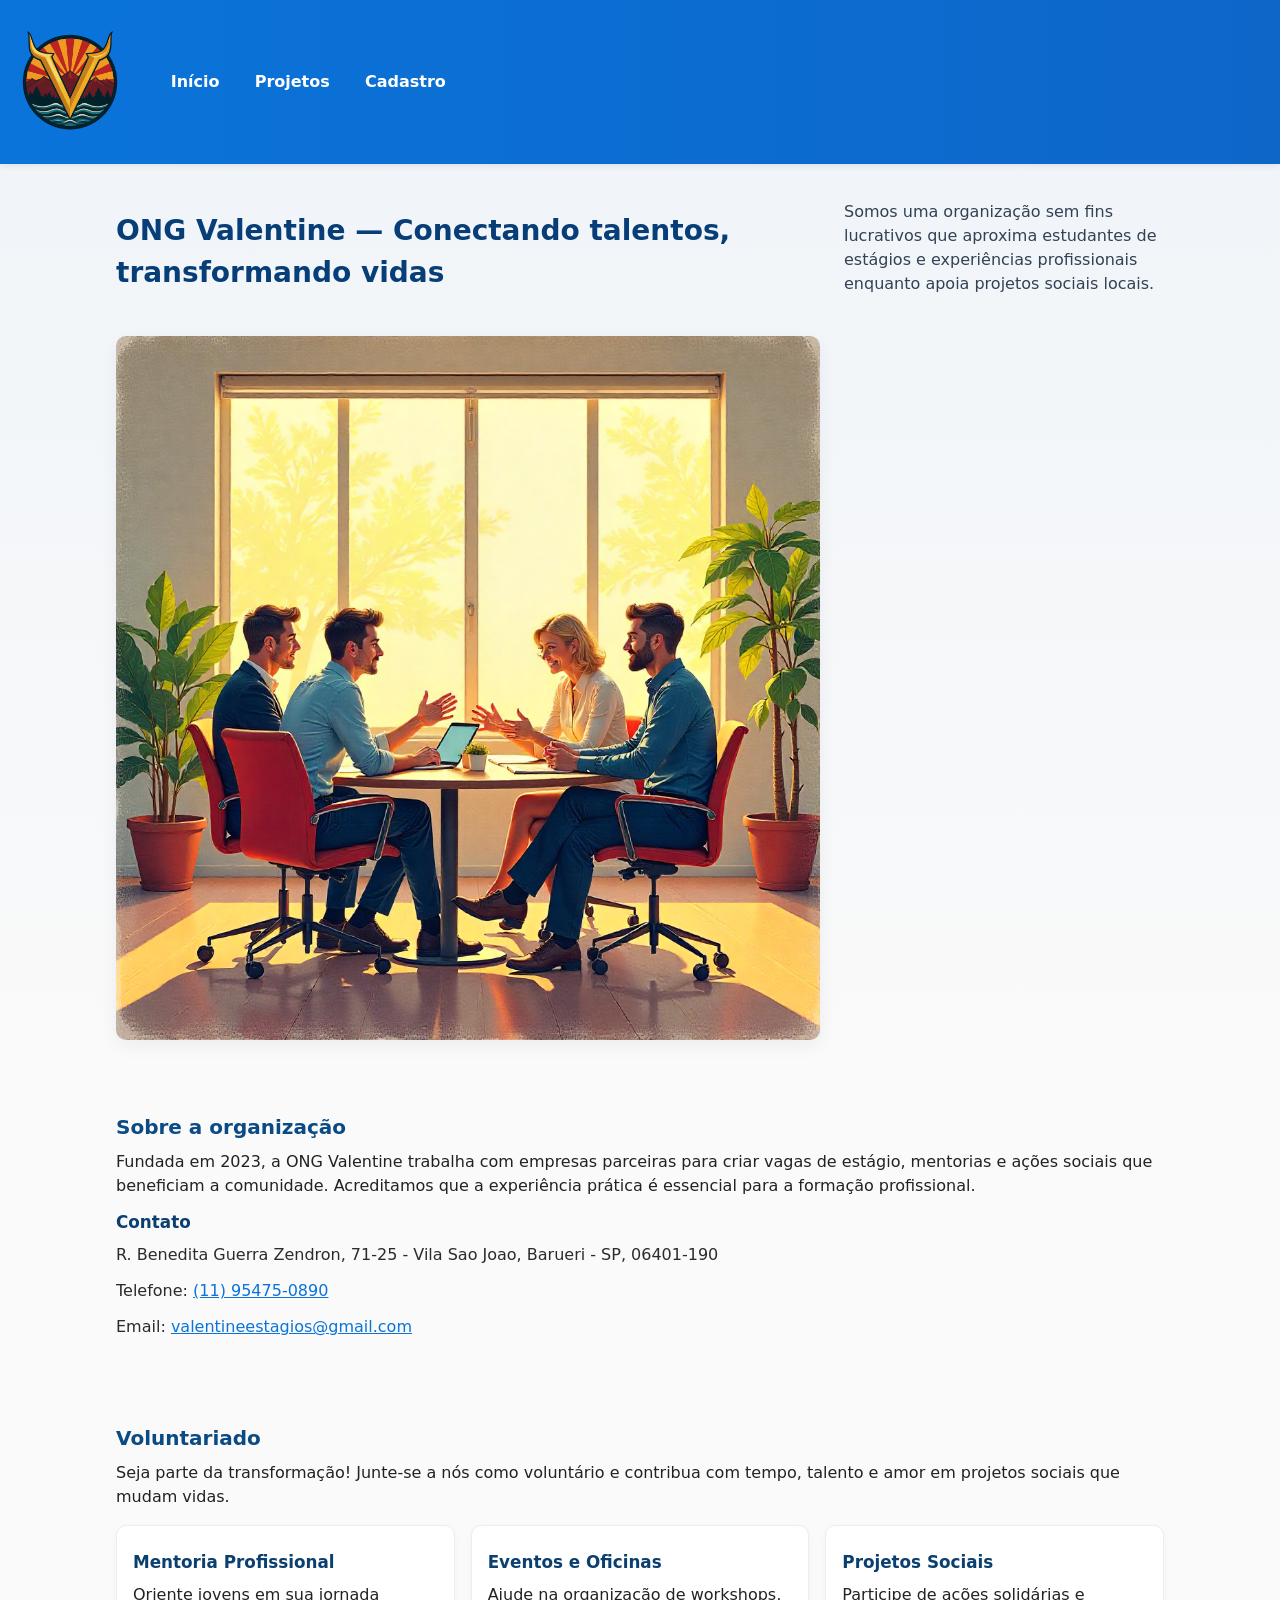
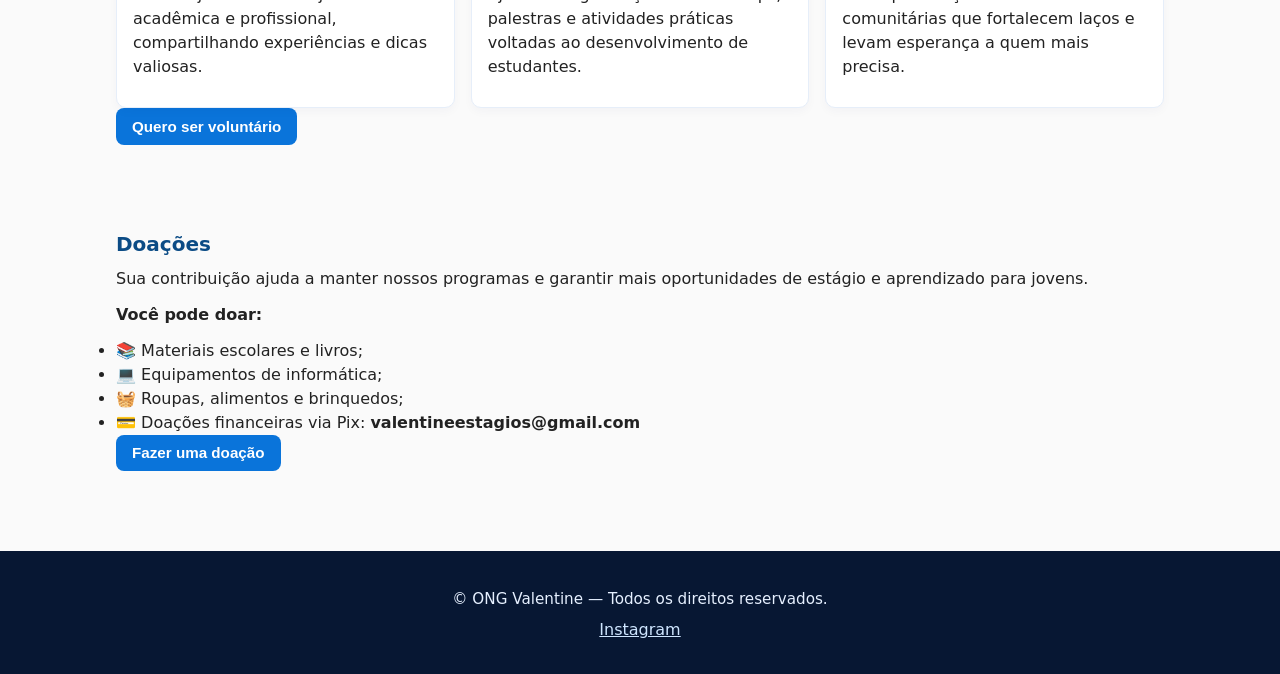
<file: index.html>
<!doctype html>
<html lang="pt-BR">
<head>
  <meta charset="utf-8">
  <meta name="viewport" content="width=device-width,initial-scale=1">
  <meta name="description" content="ONG Estágios — conectando estudantes a oportunidades e ações sociais.">
  <title>Valentine Estágios — Início</title>
  <link rel="stylesheet" href="css/style.css">
</head>
<body>
  <header class="site-header">
    <picture>
        <img src="imagens/valentine-logo.png" alt="Logo ONG Valentine" width="140" height="100">
      </picture>
      
      </a>
      <nav aria-label="Navegação principal">
        <ul class="nav-list">
          <li><a href="index.html">Início</a></li>
          <li><a href="projetos.html">Projetos</a></li>
          <li><a href="cadastro.html">Cadastro</a></li>
        </ul>
      </nav>
    </section>
  </header>

  <main>
    <section class="hero" aria-labelledby="hero-title">
      <section class="container">
        <h1 id="hero-title">ONG Valentine — Conectando talentos, transformando vidas</h1>
        <p>Somos uma organização sem fins lucrativos que aproxima estudantes de estágios e experiências profissionais enquanto apoia projetos sociais locais.</p>
        <img src="imagens/conversa.png" alt="Jovens conversando em ambiente de trabalho" class="hero-img" width="900" height="600">
      </section>
    </section>

    <section class="about" aria-labelledby="about-title">
      <section class="container">
        <h2 id="about-title">Sobre a organização</h2>
        <p>Fundada em 2023, a ONG Valentine trabalha com empresas parceiras para criar vagas de estágio, mentorias e ações sociais que beneficiam a comunidade. Acreditamos que a experiência prática é essencial para a formação profissional.</p>

        <article class="contact" aria-labelledby="contact-title">
          <h3 id="contact-title">Contato</h3>
          <address>
            <p>R. Benedita Guerra Zendron, 71-25 - Vila Sao Joao, Barueri - SP, 06401-190</p>
            <p>Telefone: <a href="tel:11954750890">(11) 95475-0890</a></p>
            <p>Email: <a href="valentineestagios@gmail.com">valentineestagios@gmail.com</a></p>
          </address>
        </article>
      </section>
  </main>

 <!--VOLUNTARIADO -->
 <section class="voluntariado" aria-labelledby="voluntariado-title">
  <section class="container">
    <h2 id="voluntariado-title">Voluntariado</h2>
    <p>Seja parte da transformação! Junte-se a nós como voluntário e contribua com tempo, talento e amor em projetos sociais que mudam vidas.</p>

    <ul class="cards">
      <li class="card fade-item">
        <h3>Mentoria Profissional</h3>
        <p>Oriente jovens em sua jornada acadêmica e profissional, compartilhando experiências e dicas valiosas.</p>
      </li>
      <li class="card fade-item">
        <h3>Eventos e Oficinas</h3>
        <p>Ajude na organização de workshops, palestras e atividades práticas voltadas ao desenvolvimento de estudantes.</p>
      </li>
      <li class="card fade-item">
        <h3>Projetos Sociais</h3>
        <p>Participe de ações solidárias e comunitárias que fortalecem laços e levam esperança a quem mais precisa.</p>
      </li>
    </ul>
    <p class="center"><a href="cadastro.html"><button>Quero ser voluntário</button></a></p>
  </section>
</section>

<!--DOAÇÕES -->
<section class="doacoes" aria-labelledby="doacoes-title">
  <section class="container">
    <h2 id="doacoes-title">Doações</h2>
    <p>Sua contribuição ajuda a manter nossos programas e garantir mais oportunidades de estágio e aprendizado para jovens.</p>
    <p><strong>Você pode doar:</strong></p>
    <ul>
      <li>📚 Materiais escolares e livros;</li>
      <li>💻 Equipamentos de informática;</li>
      <li>🧺 Roupas, alimentos e brinquedos;</li>
      <li>💳 Doações financeiras via Pix: <strong>valentineestagios@gmail.com</strong></li>
    </ul>
    <p class="center">
      <a href="mailto:valentineestagios@gmail.com"><button>Fazer uma doação</button></a>
    </p>
  </section>
</section>
</main>

  <footer class="site-footer" role="contentinfo">
    <section class="container">
      <p>&copy; <span id="year"></span> ONG Valentine — Todos os direitos reservados.</p>
      <ul class="social">
        <li><a href="https://www.instagram.com/valentine_estagios" aria-label="Instagram">Instagram</a></li>
      </ul>
    </section>
  </footer>

  <script>
    document.getElementById('2025').textContent = new Date().getFullYear();
  </script>
  <script src="js/script.js"></script>

</body>
</html>
</file>
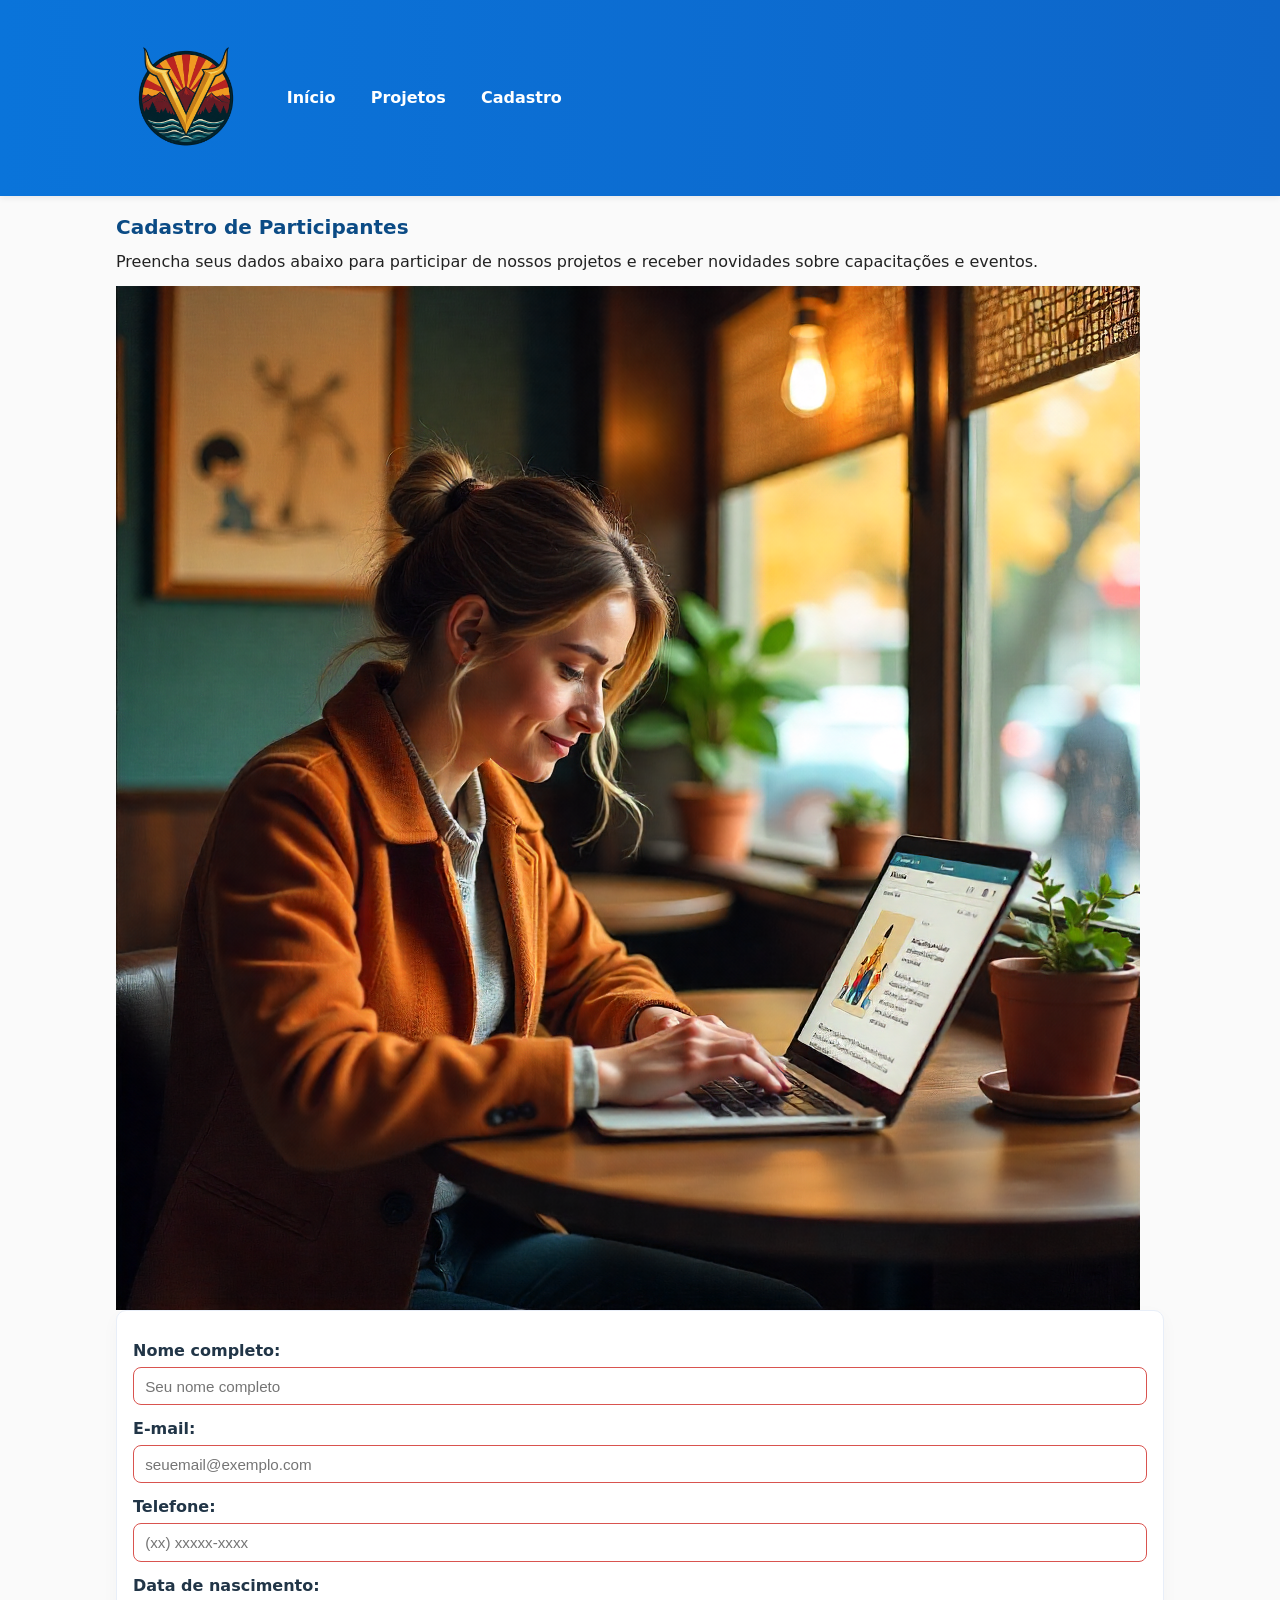
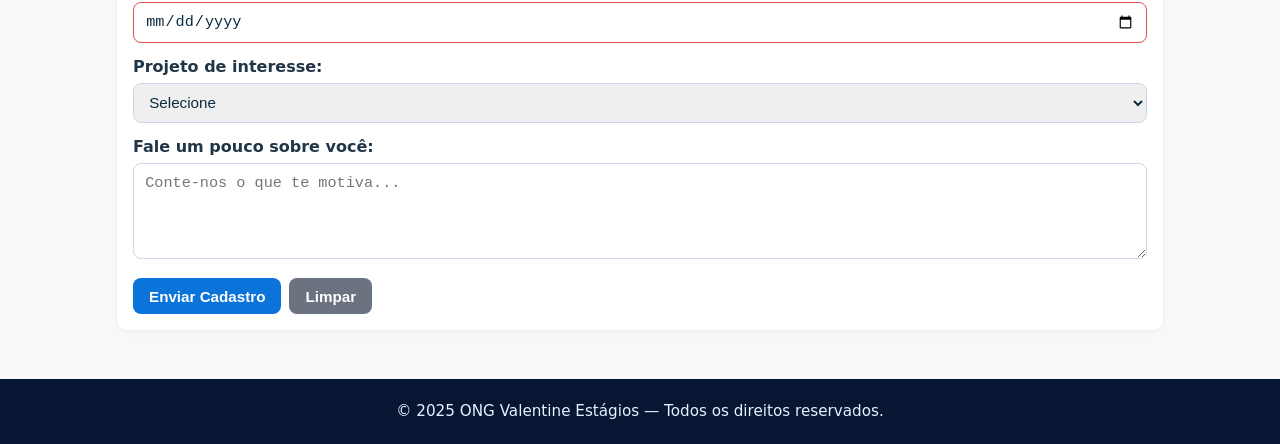
<file: cadastro.html>
<!DOCTYPE html>
<html lang="pt-BR">
<head>
  <meta charset="UTF-8">
  <meta name="viewport" content="width=device-width, initial-scale=1.0">
  <title>Cadastro - Valentine Estágios</title>
  <link rel="stylesheet" href="css/style.css">
</head>
<body>
  <header class="site-header">
    <section class="container">
      <a href="index.html" class="logo">
        <picture>
          <img src="imagens/valentine-logo.png" alt="Logo ONG Valentine">
        </picture>
      </a>
      <nav>
        <ul class="nav-list">
          <li><a href="index.html">Início</a></li>
          <li><a href="projetos.html">Projetos</a></li>
          <li><a href="cadastro.html" class="active">Cadastro</a></li>
        </ul>
      </nav>
    </section>
  </header>

  <main class="container">
    <h2 id="cadastro-title">Cadastro de Participantes</h2>
    <p>Preencha seus dados abaixo para participar de nossos projetos e receber novidades sobre capacitações e eventos.</p>

    <section class="cadastro-section">
      <div class="cadastro-imagem">
        <img src="imagens/se_cadastrando.png" alt="Ilustração de cadastro">
      </div>

      <form id="formCadastroGeral" class="cadastro-form">
        <label for="nome">Nome completo:</label>
        <input type="text" id="nome" name="nome" required placeholder="Seu nome completo">

        <label for="email">E-mail:</label>
        <input type="email" id="email" name="email" required placeholder="seuemail@exemplo.com">

        <label for="telefone">Telefone:</label>
        <input type="tel" id="telefone" name="telefone" required pattern="\d{2}\s?\d{5}-?\d{4}" placeholder="(xx) xxxxx-xxxx">

        <label for="data">Data de nascimento:</label>
        <input type="date" id="data" name="data" required>

        <label for="projeto">Projeto de interesse:</label>
        <select id="projeto" name="projeto" required>
          <option value="">Selecione</option>
          <option value="Projeto Jovem Dev">Projeto Jovem Dev</option>
          <option value="Projeto Raízes do Amanhã">Projeto Raízes do Amanhã</option>
          <option value="Corações em Ação">Corações em Ação</option>
        </select>

        <label for="mensagem">Fale um pouco sobre você:</label>
        <textarea id="mensagem" name="mensagem" rows="4" placeholder="Conte-nos o que te motiva..."></textarea>

        <div class="form-actions">
          <button type="submit">Enviar Cadastro</button>
          <button type="reset">Limpar</button>
        </div>
      </form>
    </section>
  </main>

  <footer class="site-footer">
    <p>&copy; 2025 ONG Valentine Estágios — Todos os direitos reservados.</p>
  </footer>

  <script src="js/script.js"></script>
</body>
</html>
</file>
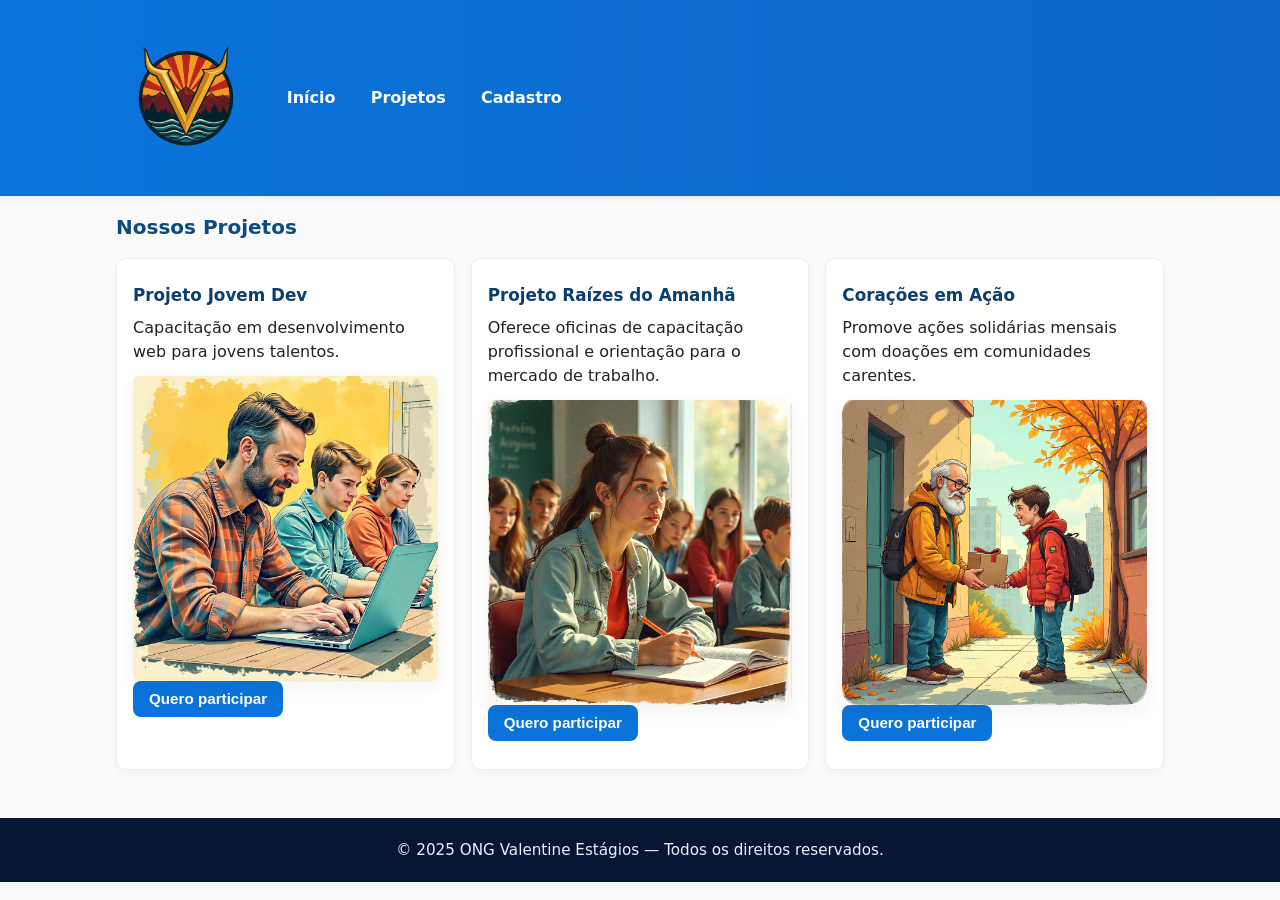
<file: projetos.html>
<!DOCTYPE html>
<html lang="pt-BR">
<head>
  <meta charset="UTF-8">
  <meta name="viewport" content="width=device-width, initial-scale=1.0">
  <title>Projetos - Valentine Estágios</title>
  <link rel="stylesheet" href="css/style.css">
</head>
<body>
  <header class="site-header">
    <section class="container">
      <a href="index.html" class="logo">
        <picture>
          <img src="imagens/valentine-logo.png" alt="Logo ONG Valentine">
        </picture>
      </a>
      <nav>
        <ul class="nav-list">
          <li><a href="index.html">Início</a></li>
          <li><a href="projetos.html" class="active">Projetos</a></li>
          <li><a href="cadastro.html">Cadastro</a></li>
        </ul>
      </nav>
    </section>
  </header>

  <main class="container">
    <h2 id="projetos-title">Nossos Projetos</h2>
    <ul class="cards">
      <li class="card fade-item">
        <h3>Projeto Jovem Dev</h3>
        <p>Capacitação em desenvolvimento web para jovens talentos.</p>
        <img src="imagens/tecnologia.png" alt="Projeto Jovem Dev" class="hero-img">
        <p class="center"><a href="cadastro.html"><button>Quero participar</button></a></p>
      </li>

      <li class="card fade-item">
        <h3>Projeto Raízes do Amanhã</h3>
        <p>Oferece oficinas de capacitação profissional e orientação para o mercado de trabalho.</p>
        <img src="imagens/raizes.png" alt="Projeto Raízes do Amanhã" class="hero-img">
        <p class="center"><a href="cadastro.html"><button>Quero participar</button></a></p>
      </li>

      <li class="card fade-item">
        <h3>Corações em Ação</h3>
        <p>Promove ações solidárias mensais com doações em comunidades carentes.</p>
        <img src="imagens/Coracao.png" alt="Projeto Corações em Ação" class="hero-img">
        <p class="center"><a href="cadastro.html"><button>Quero participar</button></a></p>
      </li>
    </ul>
  </main>

  <!-- Modal de Cadastro -->
  <div class="modal" id="modalCadastro">
    <div class="modal-content">
      <span class="close-btn">&times;</span>
      <h3>Inscreva-se no projeto</h3>
      <form id="formCadastroProjeto" class="cadastro-form">
        <label for="nome">Nome completo:</label>
        <input type="text" id="nome" name="nome" required>

        <label for="email">E-mail:</label>
        <input type="email" id="email" name="email" required>

        <label for="projeto">Projeto escolhido:</label>
        <input type="text" id="projeto" name="projeto" readonly>

        <button type="submit">Enviar inscrição</button>
      </form>
    </div>
  </div>

  <footer class="site-footer">
    <p>&copy; 2025 ONG Valentine Estágios — Todos os direitos reservados.</p>
  </footer>

  <script src="js/script.js"></script>
</body>
</html>
</file>
<file: css/style.css>
/* css/style.css
   Valentine Estágios — Estilos principais
   Acessibilidade, responsividade e foco visível
*/

/* ===== RESET / BASE ===== */
* { box-sizing: border-box; margin: 0; padding: 0; }
html, body { height: 100%; font-family: system-ui, -apple-system, "Segoe UI", Roboto, Arial, sans-serif; color: #222; background: #fafafa; line-height: 1.5; }
img { max-width: 100%; display: block; height: auto; border: none; }
a { color: inherit; text-decoration: none; transition: color .2s; }
a:hover { color: #0a74da; }

/* ===== CONTAINER ===== */
.container { max-width: 1080px; margin-inline: auto; padding: 1rem; }

/* ===== HEADER ===== */
.site-header, header {
  background: linear-gradient(90deg, #0a74da 0%, #0e66c9 100%);
  color: #fff;
  padding-block: 0.75rem;
  box-shadow: 0 2px 6px rgba(10,20,40,0.08);
  position: sticky;
  top: 0;
  z-index: 1000;
  transition: top 0.4s ease, background 0.3s ease;
}

.site-header picture, header picture {
  display: inline-block;
  vertical-align: middle;
  margin-inline-end: 1rem;
}
.site-header img, header img {
  width: 140px;
  height: auto;
  object-fit: contain;
}
.site-header nav, header nav {
  display: inline-block;
  vertical-align: middle;
}
.nav-list { list-style: none; padding: 0; margin: 0; display: flex; gap: 1rem; align-items: center; }
.nav-list a { color: #fff; padding: .35rem .6rem; border-radius: 6px; font-weight: 600; transition: background .15s, color .15s; }
.nav-list a:hover,
.nav-list a:focus { background: rgba(255,255,255,0.12); outline: none; }

/* ===== HERO (PÁGINA INICIAL) ===== */
.hero { padding-block: 2.4rem; background: linear-gradient(180deg, rgba(10,116,218,0.04), transparent); }
.hero .container { display: grid; grid-template-columns: 1fr 320px; gap: 1.5rem; align-items: center; }
.hero h1 { font-size: 1.75rem; color: #073e78; margin-bottom: .5rem; }
.hero p { color: #334155; margin-bottom: 1rem; }
.hero-img { border-radius: 10px; box-shadow: 0 6px 18px rgba(8,30,65,0.06); }

/* ===== SEÇÕES ===== */
section[aria-labelledby] { padding-block: 1.25rem; }
h2 { color: #0b4b85; font-size: 1.25rem; margin-bottom: .5rem; }
h3 { color: #0b3f6f; font-size: 1.05rem; margin: .5rem 0; }
p { margin-bottom: .75rem; }

/* ===== CARDS ===== */
.cards { list-style: none; display: grid; grid-template-columns: repeat(auto-fit, minmax(220px, 1fr)); gap: 1rem; margin-top: 1rem; }
.card { background: #fff; border: 1px solid #e6eef9; padding: 1rem; border-radius: 10px; box-shadow: 0 4px 10px rgba(12,40,90,0.03); }
.card img { border-radius: 6px; margin-top: .5rem; }

/* ===== CONTATO ===== */
address { font-style: normal; color: #2b2b2b; margin: 0; }
address a { color: #0a74da; text-decoration: underline; }

/* ===== FORMULÁRIO ===== */
form {
  background: #fff;
  padding: 1rem;
  border-radius: 10px;
  border: 1px solid #e8eef8;
  box-shadow: 0 6px 18px rgba(8,30,65,0.03);
}
fieldset {
  border: 1px solid #e1e8f3;
  padding: 1rem;
  border-radius: 8px;
  margin-bottom: 1rem;
}
legend { font-weight: 700; color: #0b4b85; padding: 0 .5rem; }
label { display: block; margin-top: .75rem; font-weight: 600; color: #213547; }
input[type="text"],
input[type="email"],
input[type="tel"],
input[type="date"],
select,
textarea {
  width: 100%;
  padding: .6rem .7rem;
  margin-top: .25rem;
  border: 1px solid #cbd7ee;
  border-radius: 8px;
  font-size: .95rem;
  color: #0b2b3f;
  transition: border-color .12s, box-shadow .12s;
}
textarea { resize: vertical; min-height: 96px; }

/* ===== FOCUS / VALIDAÇÃO ===== */
input:focus, select:focus, textarea:focus {
  outline: none;
  border-color: #0a74da;
  box-shadow: 0 0 0 4px rgba(10,116,218,0.08);
}
input:invalid { border-color: #d9534f; }

/* ===== BOTÕES ===== */
button {
  display: inline-block;
  padding: .6rem 1rem;
  border-radius: 8px;
  border: none;
  cursor: pointer;
  background: #0a74da;
  color: #fff;
  font-weight: 700;
  font-size: .95rem;
  transition: transform .08s ease, box-shadow .08s;
}
button:hover { transform: translateY(-2px); box-shadow: 0 8px 18px rgba(10,116,218,0.12); }
button[type="reset"] { background: #6b7280; }
.form-actions { display: flex; gap: .5rem; margin-top: .75rem; }

/* ===== FOOTER ===== */
.site-footer, footer {
  background: #071733;
  color: #e6f0ff;
  padding-block: 1rem;
  text-align: center;
  margin-top: 2rem;
}
.site-footer p, footer p { margin: 0.3rem 0; font-size: .95rem; }
.social { list-style: none; padding: 0; margin-top: .5rem; display: flex; justify-content: center; gap: .75rem; }
.social a { color: #cfe6ff; text-decoration: underline; }

/* ===== ANIMAÇÕES ===== */
section, article {
  opacity: 0;
  transform: translateY(40px);
  transition: opacity 0.8s ease, transform 0.8s ease;
}
.fade-up {
  opacity: 1;
  transform: translateY(0);
}

/* Imagens dos projetos */
.hero-img {
  opacity: 0;
  transform: scale(0.95);
  transition: opacity 1s ease, transform 1.2s ease;
  border-radius: 10px;
}
.image-visible {
  opacity: 1;
  transform: scale(1);
}

/* Efeito hover nas imagens dos projetos */
.hero-img:hover {
  transform: scale(1.05);
  box-shadow: 0 10px 20px rgba(0,0,0,0.15);
  transition: all .3s ease;
}

/* Imagem da página de cadastro */
.hidden-slide {
  opacity: 0;
  transform: translateX(-60px);
  transition: opacity 0.8s ease, transform 0.8s ease;
}
.slide-in {
  opacity: 1;
  transform: translateX(0);
}

/* ===== ACESSIBILIDADE ===== */
a:focus, button:focus {
  outline: 3px dashed rgba(10,116,218,0.25);
  outline-offset: 2px;
}
.hidden { position: absolute !important; left: -9999px !important; top: auto; width: 1px; height: 1px; overflow: hidden; }

/* ===== RESPONSIVIDADE ===== */
@media (max-width: 900px) {
  .hero .container { grid-template-columns: 1fr; text-align: center; }
}
@media (max-width: 600px) {
  .nav-list { flex-direction: column; gap: .25rem; }
  .hero h1 { font-size: 1.35rem; }
  .container { padding: .75rem; }
}

/* ===== PRINT ===== */
@media print {
  .site-header, .site-footer, .nav-list { display: none; }
  body { background: #fff; color: #000; }
}

/* ===== HEADER ESCONDIDO (SCROLL) ===== */
.header-hidden { top: -120px; }

/* Modal de inscrição */
.modal {
  position: fixed;
  inset: 0;
  background: rgba(0,0,0,0.5);
  display: flex;
  justify-content: center;
  align-items: center;
  z-index: 1000;
  opacity: 0;
  visibility: hidden;
  transition: opacity .3s ease, visibility .3s ease;
}

.modal.show {
  opacity: 1;
  visibility: visible;
}

.modal-content {
  background: #fff;
  padding: 1.5rem;
  border-radius: 12px;
  width: 100%;
  max-width: 420px;
  box-shadow: 0 6px 18px rgba(0,0,0,0.15);
  animation: popIn .3s ease;
}

@keyframes popIn {
  from { transform: scale(0.9); opacity: 0; }
  to { transform: scale(1); opacity: 1; }
}

.participar-btn {
  background: #0a74da;
  color: white;
  font-weight: 600;
  border: none;
  border-radius: 8px;
  padding: .5rem 1rem;
  margin-top: .75rem;
  cursor: pointer;
  transition: background .2s ease;
}
.participar-btn:hover { background: #095db3; }

#fechar-modal {
  background: #6b7280;
}

.hidden { display: none !important; }
</file>
